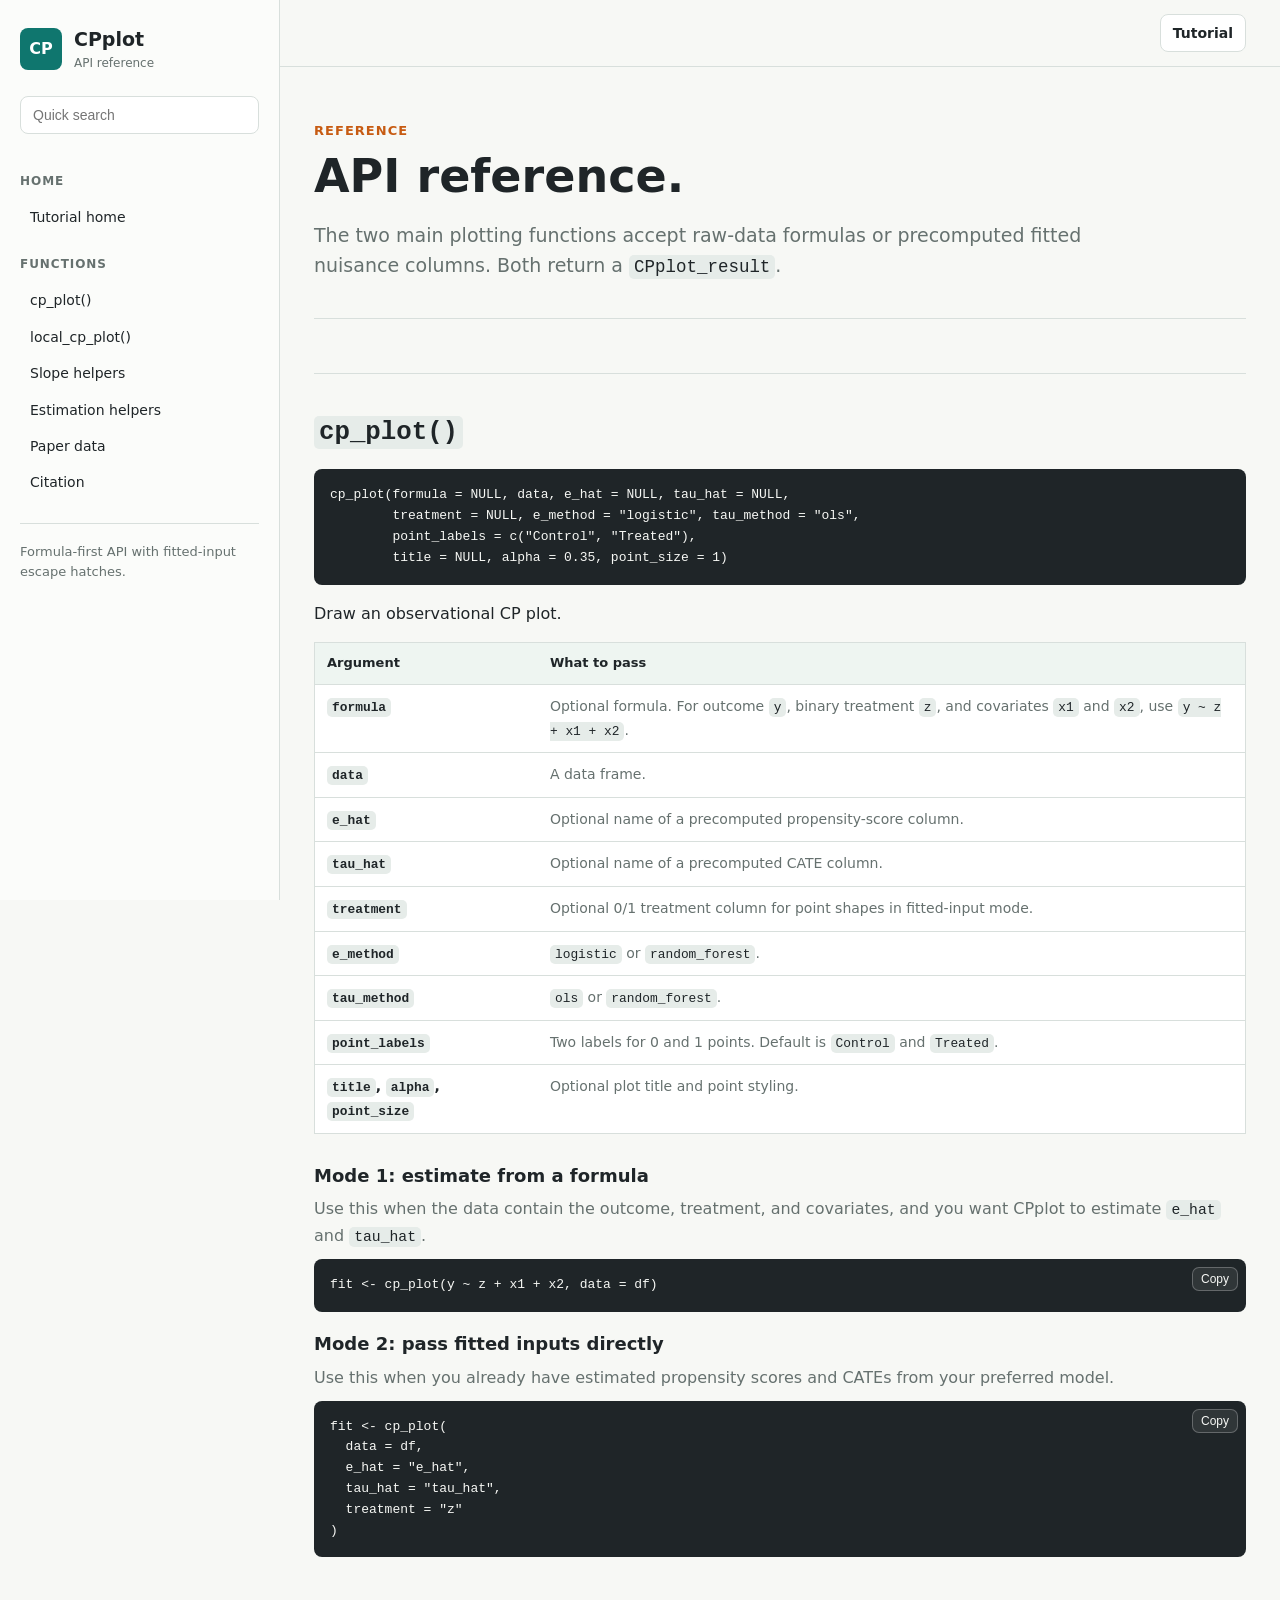
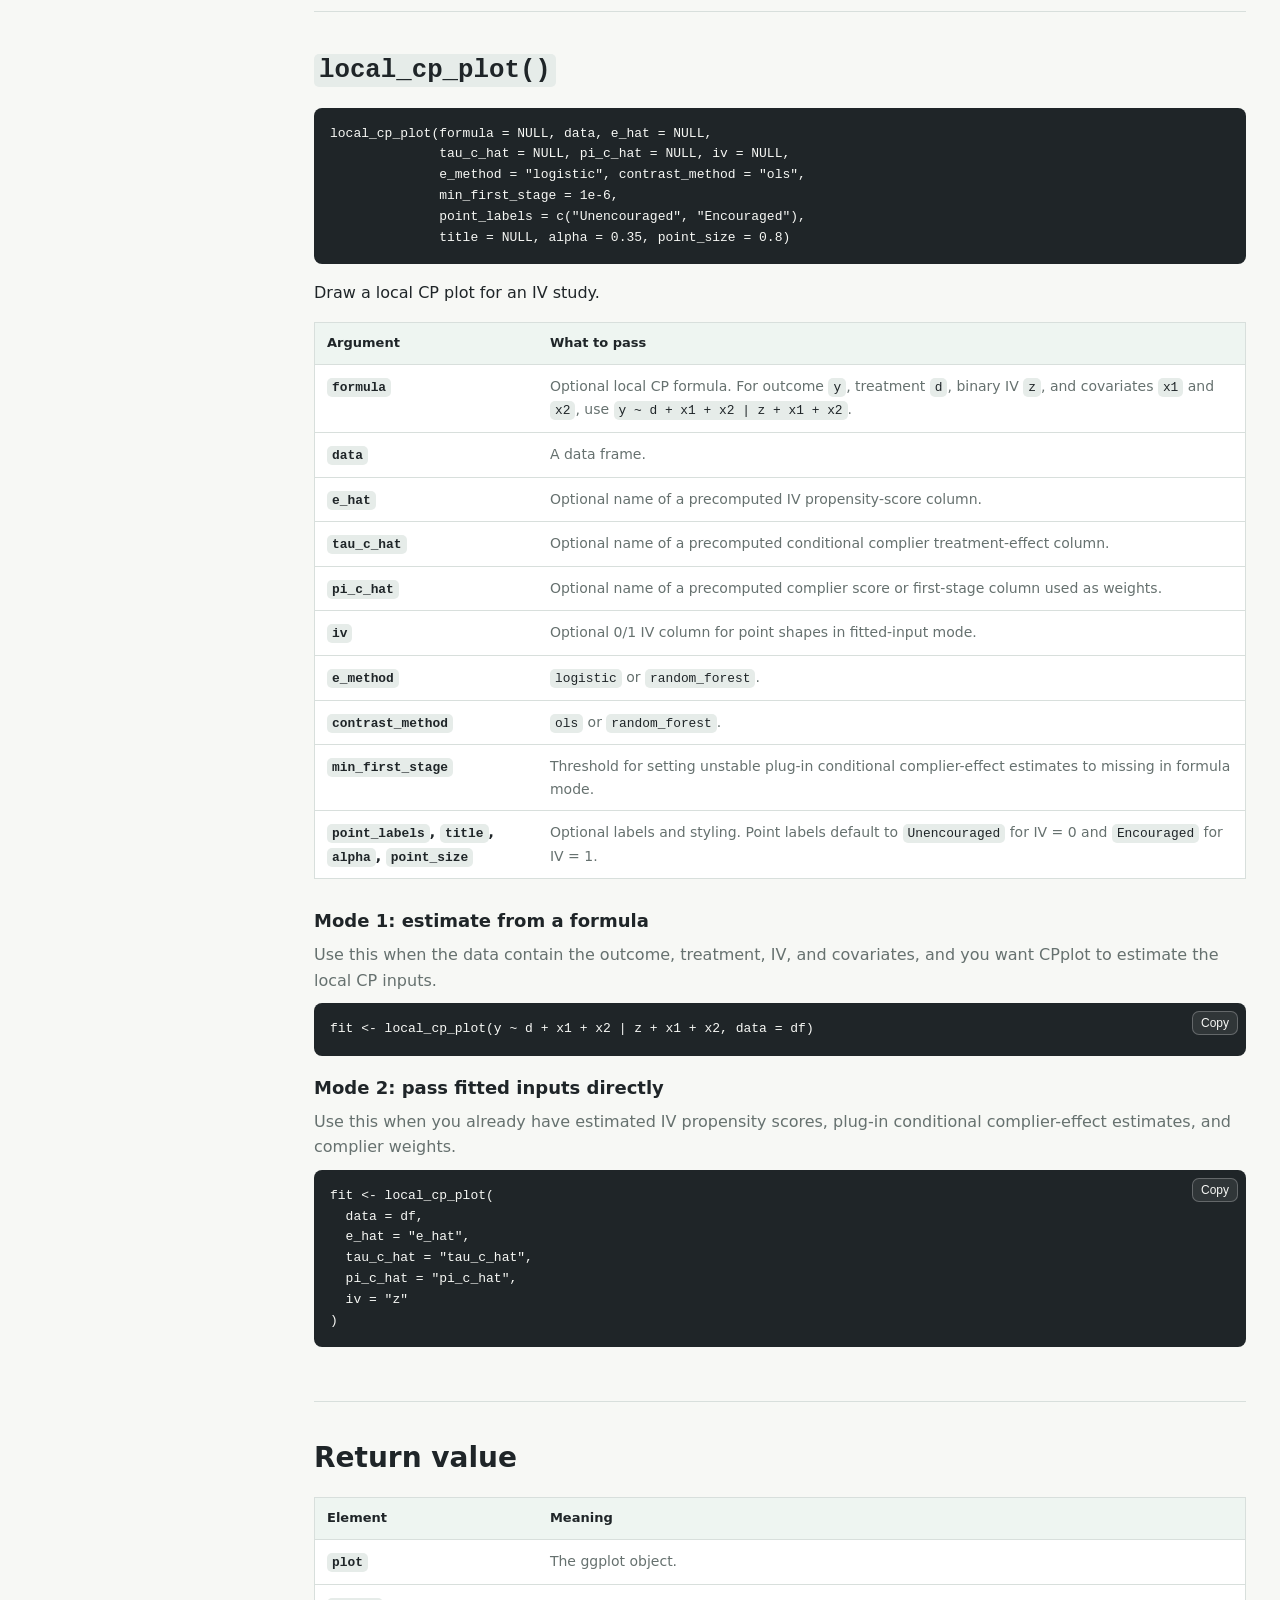
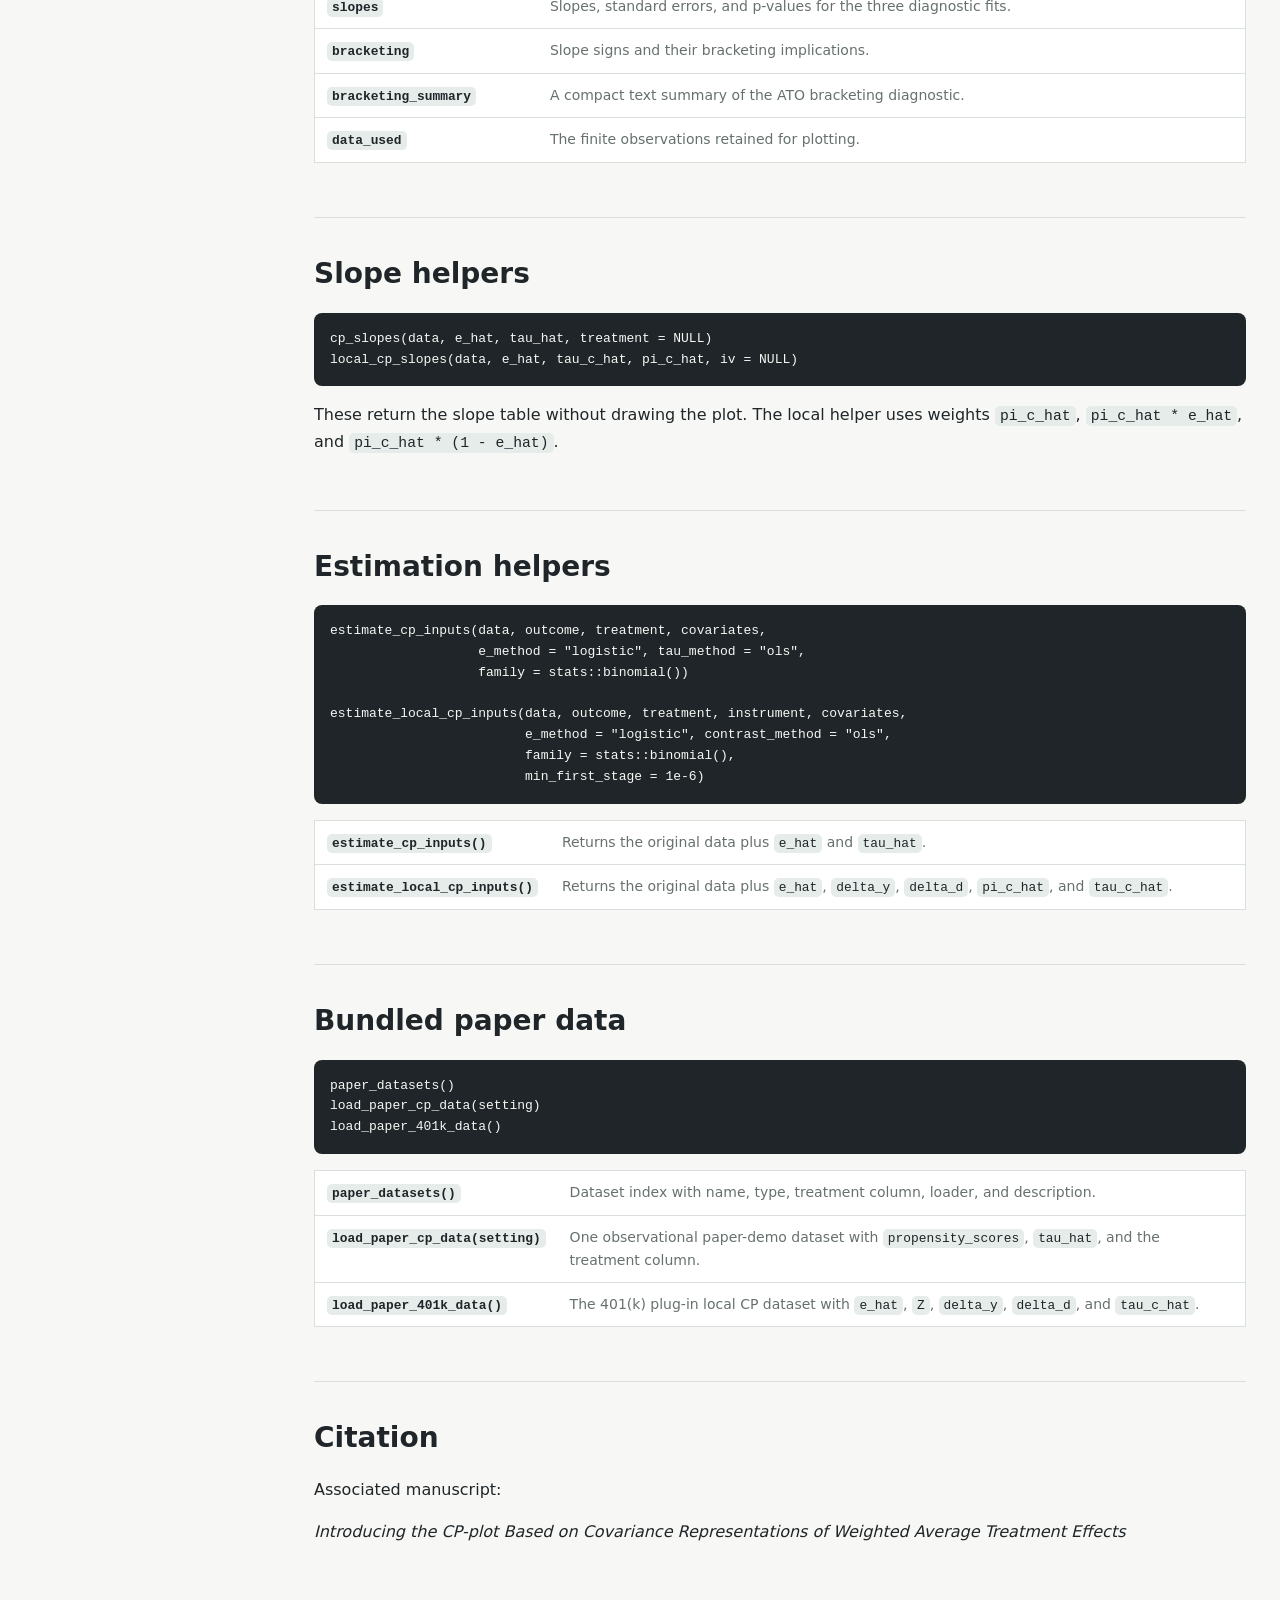
<file: docs/api.html>
<!doctype html>
<html lang="en">
<head>
  <meta charset="utf-8">
  <meta name="viewport" content="width=device-width, initial-scale=1">
  <title>CPplot API reference</title>
  <meta name="description" content="API reference for the CPplot R package.">
  <link rel="icon" href="favicon.svg" type="image/svg+xml">
  <link rel="stylesheet" href="styles.css">
</head>
<body>
  <div class="layout">
    <aside class="sidebar">
      <div class="brand">
        <div class="brand-mark">CP</div>
        <div>
          <div class="brand-title">CPplot</div>
          <div class="brand-subtitle">API reference</div>
        </div>
      </div>
      <input class="search" id="nav-search" type="search" placeholder="Quick search">
      <nav aria-label="Documentation navigation">
        <div class="nav-group">
          <p class="nav-title">Home</p>
          <a class="nav-link" href="index.html">Tutorial home</a>
        </div>
        <div class="nav-group">
          <p class="nav-title">Functions</p>
          <a class="nav-link" href="#cp-plot">cp_plot()</a>
          <a class="nav-link" href="#local-cp-plot">local_cp_plot()</a>
          <a class="nav-link" href="#slopes">Slope helpers</a>
          <a class="nav-link" href="#estimation">Estimation helpers</a>
          <a class="nav-link" href="#paper-data">Paper data</a>
          <a class="nav-link" href="#citation">Citation</a>
        </div>
      </nav>
      <div class="sidebar-footer">
        Formula-first API with fitted-input escape hatches.
      </div>
    </aside>

    <div class="content">
      <div class="topbar">
        <a href="index.html">Tutorial</a>
      </div>

      <main>
        <section class="intro">
          <p class="eyebrow">Reference</p>
          <h1>API reference.</h1>
          <p class="lead">
            The two main plotting functions accept raw-data formulas or
            precomputed fitted nuisance columns. Both return a
            <code>CPplot_result</code>.
          </p>
        </section>

        <section id="cp-plot">
          <h2><code>cp_plot()</code></h2>
          <pre class="signature"><code>cp_plot(formula = NULL, data, e_hat = NULL, tau_hat = NULL,
        treatment = NULL, e_method = "logistic", tau_method = "ols",
        point_labels = c("Control", "Treated"),
        title = NULL, alpha = 0.35, point_size = 1)</code></pre>
          <p>Draw an observational CP plot.</p>
          <table class="api-table">
            <thead>
              <tr><th>Argument</th><th>What to pass</th></tr>
            </thead>
            <tbody>
              <tr><td><code>formula</code></td><td>Optional formula. For outcome <code>y</code>, binary treatment <code>z</code>, and covariates <code>x1</code> and <code>x2</code>, use <code>y ~ z + x1 + x2</code>.</td></tr>
              <tr><td><code>data</code></td><td>A data frame.</td></tr>
              <tr><td><code>e_hat</code></td><td>Optional name of a precomputed propensity-score column.</td></tr>
              <tr><td><code>tau_hat</code></td><td>Optional name of a precomputed CATE column.</td></tr>
              <tr><td><code>treatment</code></td><td>Optional 0/1 treatment column for point shapes in fitted-input mode.</td></tr>
              <tr><td><code>e_method</code></td><td><code>logistic</code> or <code>random_forest</code>.</td></tr>
              <tr><td><code>tau_method</code></td><td><code>ols</code> or <code>random_forest</code>.</td></tr>
              <tr><td><code>point_labels</code></td><td>Two labels for 0 and 1 points. Default is <code>Control</code> and <code>Treated</code>.</td></tr>
              <tr><td><code>title</code>, <code>alpha</code>, <code>point_size</code></td><td>Optional plot title and point styling.</td></tr>
            </tbody>
          </table>
          <div class="example-modes">
            <div class="mode-example">
              <h3>Mode 1: estimate from a formula</h3>
              <p>
                Use this when the data contain the outcome, treatment, and
                covariates, and you want CPplot to estimate <code>e_hat</code>
                and <code>tau_hat</code>.
              </p>
              <pre><button class="copy" type="button">Copy</button><code>fit <- cp_plot(y ~ z + x1 + x2, data = df)</code></pre>
            </div>
            <div class="mode-example">
              <h3>Mode 2: pass fitted inputs directly</h3>
              <p>
                Use this when you already have estimated propensity scores and
                CATEs from your preferred model.
              </p>
              <pre><button class="copy" type="button">Copy</button><code>fit <- cp_plot(
  data = df,
  e_hat = "e_hat",
  tau_hat = "tau_hat",
  treatment = "z"
)</code></pre>
            </div>
          </div>
        </section>

        <section id="local-cp-plot">
          <h2><code>local_cp_plot()</code></h2>
          <pre class="signature"><code>local_cp_plot(formula = NULL, data, e_hat = NULL,
              tau_c_hat = NULL, pi_c_hat = NULL, iv = NULL,
              e_method = "logistic", contrast_method = "ols",
              min_first_stage = 1e-6,
              point_labels = c("Unencouraged", "Encouraged"),
              title = NULL, alpha = 0.35, point_size = 0.8)</code></pre>
          <p>Draw a local CP plot for an IV study.</p>
          <table class="api-table">
            <thead>
              <tr><th>Argument</th><th>What to pass</th></tr>
            </thead>
            <tbody>
              <tr><td><code>formula</code></td><td>Optional local CP formula. For outcome <code>y</code>, treatment <code>d</code>, binary IV <code>z</code>, and covariates <code>x1</code> and <code>x2</code>, use <code>y ~ d + x1 + x2 | z + x1 + x2</code>.</td></tr>
              <tr><td><code>data</code></td><td>A data frame.</td></tr>
              <tr><td><code>e_hat</code></td><td>Optional name of a precomputed IV propensity-score column.</td></tr>
              <tr><td><code>tau_c_hat</code></td><td>Optional name of a precomputed conditional complier treatment-effect column.</td></tr>
              <tr><td><code>pi_c_hat</code></td><td>Optional name of a precomputed complier score or first-stage column used as weights.</td></tr>
              <tr><td><code>iv</code></td><td>Optional 0/1 IV column for point shapes in fitted-input mode.</td></tr>
              <tr><td><code>e_method</code></td><td><code>logistic</code> or <code>random_forest</code>.</td></tr>
              <tr><td><code>contrast_method</code></td><td><code>ols</code> or <code>random_forest</code>.</td></tr>
              <tr><td><code>min_first_stage</code></td><td>Threshold for setting unstable plug-in conditional complier-effect estimates to missing in formula mode.</td></tr>
              <tr><td><code>point_labels</code>, <code>title</code>, <code>alpha</code>, <code>point_size</code></td><td>Optional labels and styling. Point labels default to <code>Unencouraged</code> for IV = 0 and <code>Encouraged</code> for IV = 1.</td></tr>
            </tbody>
          </table>
          <div class="example-modes">
            <div class="mode-example">
              <h3>Mode 1: estimate from a formula</h3>
              <p>
                Use this when the data contain the outcome, treatment, IV, and
                covariates, and you want CPplot to estimate the local CP inputs.
              </p>
              <pre><button class="copy" type="button">Copy</button><code>fit <- local_cp_plot(y ~ d + x1 + x2 | z + x1 + x2, data = df)</code></pre>
            </div>
            <div class="mode-example">
              <h3>Mode 2: pass fitted inputs directly</h3>
              <p>
                Use this when you already have estimated IV propensity scores,
                plug-in conditional complier-effect estimates, and complier weights.
              </p>
              <pre><button class="copy" type="button">Copy</button><code>fit <- local_cp_plot(
  data = df,
  e_hat = "e_hat",
  tau_c_hat = "tau_c_hat",
  pi_c_hat = "pi_c_hat",
  iv = "z"
)</code></pre>
            </div>
          </div>
        </section>

        <section id="return-value">
          <h2>Return value</h2>
          <table class="api-table">
            <thead>
              <tr><th>Element</th><th>Meaning</th></tr>
            </thead>
            <tbody>
              <tr><td><code>plot</code></td><td>The ggplot object.</td></tr>
              <tr><td><code>slopes</code></td><td>Slopes, standard errors, and p-values for the three diagnostic fits.</td></tr>
              <tr><td><code>bracketing</code></td><td>Slope signs and their bracketing implications.</td></tr>
              <tr><td><code>bracketing_summary</code></td><td>A compact text summary of the ATO bracketing diagnostic.</td></tr>
              <tr><td><code>data_used</code></td><td>The finite observations retained for plotting.</td></tr>
            </tbody>
          </table>
        </section>

        <section id="slopes">
          <h2>Slope helpers</h2>
          <pre class="signature"><code>cp_slopes(data, e_hat, tau_hat, treatment = NULL)
local_cp_slopes(data, e_hat, tau_c_hat, pi_c_hat, iv = NULL)</code></pre>
          <p>
            These return the slope table without drawing the plot. The local
            helper uses weights <code>pi_c_hat</code>,
            <code>pi_c_hat * e_hat</code>, and
            <code>pi_c_hat * (1 - e_hat)</code>.
          </p>
        </section>

        <section id="estimation">
          <h2>Estimation helpers</h2>
          <pre class="signature"><code>estimate_cp_inputs(data, outcome, treatment, covariates,
                   e_method = "logistic", tau_method = "ols",
                   family = stats::binomial())

estimate_local_cp_inputs(data, outcome, treatment, instrument, covariates,
                         e_method = "logistic", contrast_method = "ols",
                         family = stats::binomial(),
                         min_first_stage = 1e-6)</code></pre>
          <table class="api-table">
            <tbody>
              <tr><td><code>estimate_cp_inputs()</code></td><td>Returns the original data plus <code>e_hat</code> and <code>tau_hat</code>.</td></tr>
              <tr><td><code>estimate_local_cp_inputs()</code></td><td>Returns the original data plus <code>e_hat</code>, <code>delta_y</code>, <code>delta_d</code>, <code>pi_c_hat</code>, and <code>tau_c_hat</code>.</td></tr>
            </tbody>
          </table>
        </section>

        <section id="paper-data">
          <h2>Bundled paper data</h2>
          <pre class="signature"><code>paper_datasets()
load_paper_cp_data(setting)
load_paper_401k_data()</code></pre>
          <table class="api-table">
            <tbody>
              <tr><td><code>paper_datasets()</code></td><td>Dataset index with name, type, treatment column, loader, and description.</td></tr>
              <tr><td><code>load_paper_cp_data(setting)</code></td><td>One observational paper-demo dataset with <code>propensity_scores</code>, <code>tau_hat</code>, and the treatment column.</td></tr>
              <tr><td><code>load_paper_401k_data()</code></td><td>The 401(k) plug-in local CP dataset with <code>e_hat</code>, <code>Z</code>, <code>delta_y</code>, <code>delta_d</code>, and <code>tau_c_hat</code>.</td></tr>
            </tbody>
          </table>
        </section>

        <section id="citation">
          <h2>Citation</h2>
          <p>Associated manuscript:</p>
          <p>
            <em>Introducing the CP-plot Based on Covariance Representations of
            Weighted Average Treatment Effects</em>
          </p>
        </section>
      </main>
    </div>
  </div>

  <script>
    const search = document.getElementById("nav-search");
    const links = Array.from(document.querySelectorAll(".nav-link"));
    search.addEventListener("input", () => {
      const query = search.value.trim().toLowerCase();
      links.forEach((link) => {
        const show = link.textContent.toLowerCase().includes(query);
        link.style.display = show ? "block" : "none";
      });
    });

    document.querySelectorAll("pre").forEach((block) => {
      const button = block.querySelector(".copy");
      const code = block.querySelector("code");
      if (!button || !code) return;
      button.addEventListener("click", async () => {
        await navigator.clipboard.writeText(code.innerText);
        const original = button.textContent;
        button.textContent = "Copied";
        setTimeout(() => { button.textContent = original; }, 1200);
      });
    });
  </script>
</body>
</html>
</file>
<file: docs/styles.css>
:root {
  --bg: #f7f8f5;
  --surface: #ffffff;
  --surface-soft: #eef5f1;
  --ink: #1f2528;
  --muted: #66716f;
  --line: #d8dfdc;
  --teal: #0f766e;
  --teal-dark: #115e59;
  --rust: #c75b12;
  --blue: #2563a6;
  --code-bg: #1f2528;
  --code-ink: #f7f8f5;
  --shadow: 0 14px 34px rgba(31, 37, 40, 0.08);
}

* {
  box-sizing: border-box;
}

html {
  scroll-behavior: smooth;
}

body {
  margin: 0;
  background: var(--bg);
  color: var(--ink);
  font-family: Inter, ui-sans-serif, system-ui, -apple-system, BlinkMacSystemFont, "Segoe UI", sans-serif;
  line-height: 1.6;
}

a {
  color: var(--teal-dark);
  text-decoration: none;
}

a:hover {
  text-decoration: underline;
}

.layout {
  display: grid;
  grid-template-columns: 280px minmax(0, 1fr);
  min-height: 100vh;
}

.sidebar {
  position: sticky;
  top: 0;
  height: 100vh;
  border-right: 1px solid var(--line);
  background: #fbfcfa;
  padding: 24px 20px;
  overflow-y: auto;
}

.brand {
  display: flex;
  align-items: center;
  gap: 12px;
  margin-bottom: 22px;
}

.brand-mark {
  display: grid;
  place-items: center;
  width: 42px;
  height: 42px;
  border-radius: 8px;
  background: var(--teal);
  color: #fff;
  font-weight: 800;
  letter-spacing: 0;
}

.brand-title {
  font-size: 19px;
  font-weight: 760;
}

.brand-subtitle {
  color: var(--muted);
  font-size: 12px;
}

.search {
  width: 100%;
  border: 1px solid var(--line);
  border-radius: 8px;
  padding: 10px 12px;
  margin-bottom: 18px;
  background: var(--surface);
  color: var(--ink);
  font-size: 14px;
}

.nav-group {
  margin: 20px 0;
}

.nav-title {
  color: var(--muted);
  font-size: 12px;
  font-weight: 750;
  letter-spacing: 0.08em;
  margin: 0 0 8px;
  text-transform: uppercase;
}

.nav-link {
  display: block;
  border-radius: 8px;
  padding: 7px 10px;
  color: var(--ink);
  font-size: 14px;
}

.nav-link:hover {
  background: var(--surface-soft);
  text-decoration: none;
}

.sidebar-footer {
  border-top: 1px solid var(--line);
  margin-top: 22px;
  padding-top: 18px;
  color: var(--muted);
  font-size: 13px;
}

.content {
  min-width: 0;
}

.topbar {
  display: flex;
  justify-content: flex-end;
  gap: 10px;
  border-bottom: 1px solid var(--line);
  background: rgba(247, 248, 245, 0.92);
  padding: 14px 34px;
  position: sticky;
  top: 0;
  z-index: 3;
  backdrop-filter: blur(10px);
}

.topbar a,
.button {
  display: inline-flex;
  align-items: center;
  justify-content: center;
  min-height: 36px;
  border: 1px solid var(--line);
  border-radius: 8px;
  padding: 7px 12px;
  background: var(--surface);
  color: var(--ink);
  font-size: 14px;
  font-weight: 650;
}

.topbar a:hover,
.button:hover {
  border-color: var(--teal);
  text-decoration: none;
}

.button.primary {
  background: var(--teal);
  border-color: var(--teal);
  color: #fff;
}

main {
  max-width: 1080px;
  margin: 0 auto;
  padding: 54px 34px 72px;
}

.intro {
  border-bottom: 1px solid var(--line);
  padding-bottom: 36px;
}

.eyebrow {
  color: var(--rust);
  font-size: 13px;
  font-weight: 800;
  letter-spacing: 0.08em;
  margin: 0 0 10px;
  text-transform: uppercase;
}

h1 {
  max-width: 860px;
  margin: 0;
  font-size: 46px;
  line-height: 1.08;
  letter-spacing: 0;
}

h2 {
  border-top: 1px solid var(--line);
  margin: 54px 0 16px;
  padding-top: 34px;
  font-size: 28px;
  letter-spacing: 0;
}

h3 {
  margin: 28px 0 10px;
  font-size: 20px;
  letter-spacing: 0;
}

.lead {
  max-width: 820px;
  color: var(--muted);
  font-size: 19px;
  margin: 18px 0 0;
}

.quick-actions {
  display: flex;
  flex-wrap: wrap;
  gap: 10px;
  margin-top: 24px;
}

.hero-visual {
  margin: 32px 0 0;
}

.hero-visual img {
  display: block;
  width: min(100%, 304px);
  height: auto;
  border-radius: 8px;
}

.note-grid {
  display: grid;
  grid-template-columns: repeat(3, minmax(0, 1fr));
  gap: 14px;
  margin: 24px 0;
}

.note {
  border: 1px solid var(--line);
  border-radius: 8px;
  background: var(--surface);
  padding: 16px;
  box-shadow: var(--shadow);
}

.note strong {
  display: block;
  margin-bottom: 6px;
}

.note p {
  color: var(--muted);
  font-size: 14px;
  margin: 0;
}

.tutorial-block {
  margin: 22px 0 34px;
}

.panel {
  border: 1px solid var(--line);
  border-radius: 8px;
  background: var(--surface);
  padding: 16px;
  box-shadow: var(--shadow);
  margin-bottom: 18px;
}

.output-block {
  margin: 18px 0 34px;
}

.output-block h3 {
  margin-top: 0;
}

.output {
  background: #26302e;
  margin-top: 10px;
}

.figure-panel {
  border: 1px solid var(--line);
  border-radius: 8px;
  background: var(--surface);
  padding: 12px;
  box-shadow: var(--shadow);
}

.figure-panel img {
  display: block;
  width: 100%;
  height: auto;
  border-radius: 6px;
  margin: 0 auto;
}

.caption {
  color: var(--muted);
  font-size: 13px;
  margin: 10px 4px 2px;
}

pre {
  position: relative;
  overflow-x: auto;
  border-radius: 8px;
  margin: 0;
  background: var(--code-bg);
  color: var(--code-ink);
  padding: 16px;
  font-size: 13px;
}

code {
  font-family: "SFMono-Regular", Consolas, "Liberation Mono", Menlo, monospace;
}

:not(pre) > code {
  border-radius: 5px;
  background: #e6ece9;
  color: var(--ink);
  padding: 2px 5px;
  font-size: 0.92em;
}

.copy {
  position: absolute;
  top: 8px;
  right: 8px;
  border: 1px solid rgba(255, 255, 255, 0.25);
  border-radius: 7px;
  background: rgba(255, 255, 255, 0.08);
  color: var(--code-ink);
  cursor: pointer;
  font-size: 12px;
  padding: 4px 8px;
}

.copy:hover {
  background: rgba(255, 255, 255, 0.16);
}

table {
  width: 100%;
  border-collapse: collapse;
  border: 1px solid var(--line);
  background: var(--surface);
  margin: 18px 0;
}

th,
td {
  border-bottom: 1px solid var(--line);
  padding: 10px 12px;
  text-align: left;
  vertical-align: top;
}

th {
  background: var(--surface-soft);
  font-size: 13px;
}

td {
  color: var(--muted);
  font-size: 14px;
}

.interpretation-table td:first-child,
.api-table td:first-child {
  color: var(--ink);
  font-weight: 650;
  width: 24%;
}

.api-entry {
  border: 1px solid var(--line);
  border-radius: 8px;
  background: var(--surface);
  box-shadow: var(--shadow);
  margin: 20px 0;
  padding: 18px;
}

.api-entry h3 {
  margin-top: 0;
}

.api-entry p {
  color: var(--muted);
}

.signature {
  margin: 12px 0 16px;
}

.api-table {
  margin: 14px 0;
}

.example-modes {
  display: grid;
  gap: 18px;
  margin: 28px 0 0;
}

.mode-example h3 {
  font-size: 18px;
  margin: 0 0 6px;
}

.mode-example p {
  color: var(--muted);
  margin: 0 0 10px;
}

.callout {
  border-left: 4px solid var(--teal);
  background: var(--surface-soft);
  border-radius: 8px;
  margin: 20px 0;
  padding: 14px 16px;
}

.callout p {
  margin: 0;
}

.footer {
  border-top: 1px solid var(--line);
  color: var(--muted);
  font-size: 14px;
  margin-top: 56px;
  padding-top: 24px;
}

@media (max-width: 980px) {
  .layout {
    grid-template-columns: 1fr;
  }

  .sidebar {
    position: static;
    height: auto;
    border-right: 0;
    border-bottom: 1px solid var(--line);
  }

  .topbar {
    justify-content: flex-start;
    overflow-x: auto;
  }

  .note-grid {
    grid-template-columns: 1fr;
  }

  .interpretation-table,
  .api-table {
    display: block;
    overflow-x: auto;
  }

  main {
    padding: 34px 20px 56px;
  }

  h1 {
    font-size: 35px;
  }
}
</file>
